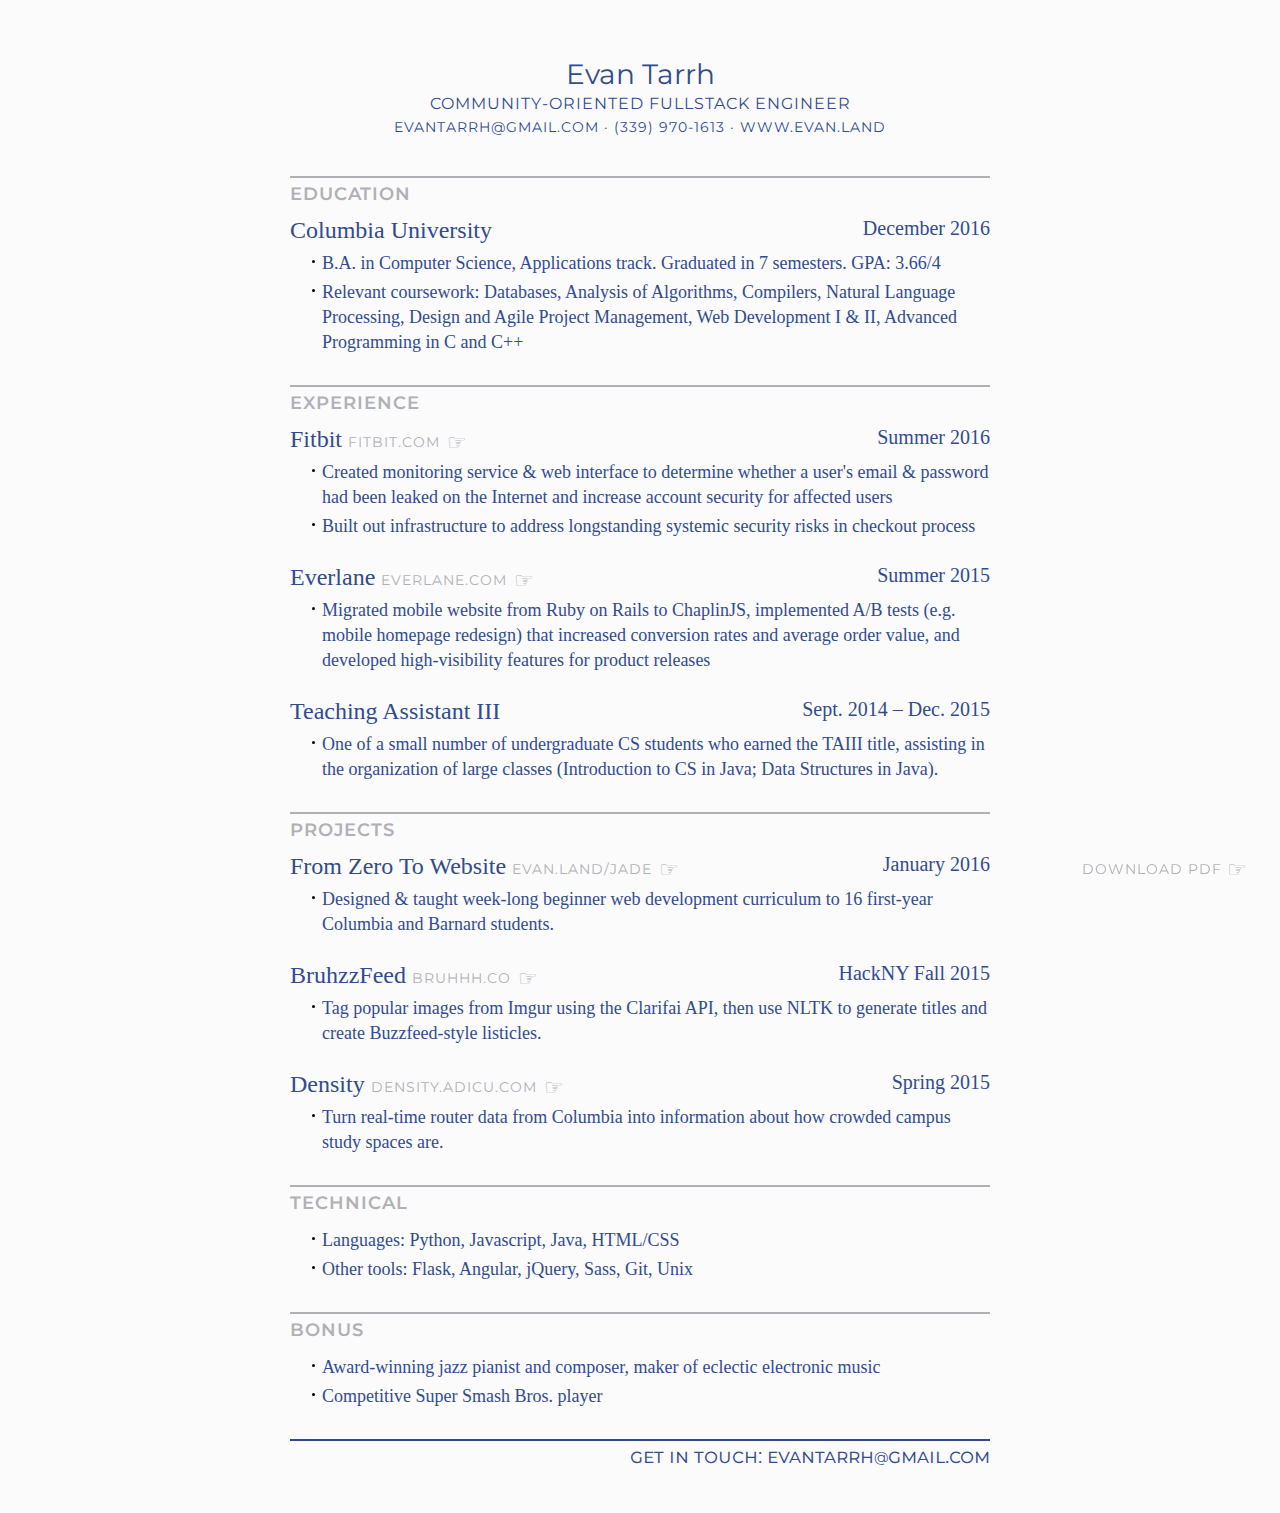
<file: index.html>
<!DOCTYPE html>

<head>
	<meta charset="utf-8">
  	<meta name="viewport" content="width=device-width, initial-scale=1.0">

	<title>Evan Tarrh</title>

	<link rel="shortcut icon" href="static/img/resumeicon.ico" />
	<link rel="icon" href="static/img/resumeicon.ico" />

	<link rel="stylesheet" href="static/css/resume.css">

	<link href='https://fonts.googleapis.com/css?family=Montserrat:400,700' rel='stylesheet' type='text/css'>
</head>

<body>
<div class="print-area">
	<div class="content">
		<div class="main-header">
			<h1><a target="_blank" href="//evantarrh.com">Evan <span class="kerning-1">T</span>arrh</a></h1>
			<div class="subheader">
				<h2>Community-oriented fullstack engineer</h2>
				<h3><a href="mailto:evantarrh@gmail.com">evantarrh@gmail.com</a> &middot; (339) 970-1613 &middot; <a href="/">www.evan.land</a></h3>
			</div>
		</div>
		<div class="separator print-off">
		</div>
		<div class="category">
			EDUC<span class="kerning-2">A</span>TION
		</div>
		<div class="item">
			<div class="item-header">
				<span class="item-name">Columbia University</span>
				<span class="item-time">December 2016</span>
			</div>
			<div class="item-list">
				<ul>
					<li class="item-info">B.A. in Computer Science, Applications track. Graduated in 7 semesters. GPA: 3.66/4</li>
					<li class="item-info">Relevant coursework: Databases, Analysis of Algorithms, Compilers, Natural Language Processing, Design and Agile Project Management, Web Development I & II, Advanced Programming in C and C++</li>
				</ul>
			</div>
		</div>

		<div class="separator">
		</div>

		<div class="category">
			EXPERIENCE
		</div>
		<div class="item">
			<div class="item-header">
					<span class="item-name">Fitbit <a target="_blank" href="//fitbit.com">FITBIT.COM</a></span>
					<span class="item-time">Summer 2016</span>
			</div>
			<div class="item-list">
					<ul>
						<li class="item-info">Created monitoring service & web interface to determine whether a user's email & password had been leaked on the Internet and increase account security for affected users</li>
						<li class="item-info">Built out infrastructure to address longstanding systemic security risks in checkout process</span></li>
					</ul>
			</div>
		</div>

		<div class="item">
			<div class="item-header">
					<span class="item-name">Everlane <a target="_blank" href="//everlane.com">EVERLANE.COM</a></span>
					<span class="item-time">Summer 2015</span>
			</div>
			<div class="item-list">
					<ul>
						<li class="item-info">Migrated mobile website from Ruby on Rails to ChaplinJS, implemented A/B tests (e.g. mobile homepage redesign) that increased conversion rates and average order value, and developed high-visibility features for product releases
					</ul>
			</div>
		</div>

		<div class="item">
			<div class="item-header">
					<span class="item-name">Teaching Assistant III</span>
					<span class="item-time">Sept. 2014 &ndash; Dec. 2015</span>
			</div>
			<div class="item-list">
					<ul>
						<li class="item-info">One of a small number of undergraduate CS students who earned the TAIII title, assisting in the organization of large classes (Introduction to CS in Java; Data Structures in Java).</li>
					</ul>
			</div>
		</div>

		<div class="separator">
		</div>

		<div class="category">
			PROJECTS
		</div>
		<div class="item">
			<div class="item-header">
					<span class="item-name">From Zero To Website <a target="_blank" href="http://evan.land/jade">EVAN.LAND/JADE</a></span>
					<span class="item-time">January 2016</span>
			</div>
			<div class="item-list">
					<ul>
						<li class="item-info">Designed & taught week-long beginner web development curriculum to 16 first-year Columbia and Barnard students.</li>
					</ul>
			</div>
		</div>
		<div class="item">
			<div class="item-header">
					<span class="item-name">BruhzzFeed <a target="_blank" href="http://bruhhh.co">BRUHHH.CO</a></span></span>
					<span class="item-time">HackNY Fall 2015</span>
			</div>
			<div class="item-list">
					<ul>
						<li class="item-info">Tag popular images from Imgur using the Clarifai API, then use NLTK to generate titles and create Buzzfeed-style listicles.</li>
					</ul>
			</div>
		</div>
		<div class="item">
			<div class="item-header">
					<span class="item-name">Density <a target="_blank" href="http://density.adicu.com">DENSITY.ADICU.COM</a></span>
					<span class="item-time">Spring 2015</span>
			</div>
			<div class="item-list">
					<ul>
						<li class="item-info">Turn real-time router data from Columbia into information about how crowded campus study spaces are.</li>
					</ul>
			</div>
		</div>

		<div class="separator">
		</div>

		<div class="category">
			TECHNICAL
		</div>
		<div class="item">
			<div class="item-list">
					<ul>
						<li class="item-info">Languages: Python, Javascript, Java, HTML/CSS</li>
						<li class="item-info">Other tools: Flask, Angular, jQuery, Sass, Git, Unix</li>
					</ul>
			</div>
		</div>

		<div class="separator">
		</div>

		<div class="category">
			<span class="bonus">BONUS</span>
		</div>
		<div class="item">
			<div class="item-list">
					<ul>
						<li class="item-info easter-egg-1 dont-print">Unhealthy obsession with <span class="easter-egg-2">easter eggs ¯\_(ツ)_/¯</span></li>
						<li class="item-info">Award-winning jazz pianist and composer, maker of eclectic electronic music</li>
						<li class="item-info">Competitive Super Smash Bros. player</li>
					</ul>
			</div>
		</div>

		<div class="foot right-text dont-print">
			get in touch: <a href="mailto:evantarrh@gmail.com?subject=You%20seem%20smart!">evantarrh<span class="at">@</span>gmail.com</a>
		</div>

		<a target="_blank" href="/resume.pdf" class="download-pdf dont-print">
			DOWNLOAD PDF
		</a>

		<div class="mobile-alert dont-print">You should view this on desktop instead! In the meantime, <a target="_blank" href="/resume.pdf">download the PDF.</a><span class="point">&#9758;</span></div>
	</div>
</div>
	<script>
	  (function(i,s,o,g,r,a,m){i['GoogleAnalyticsObject']=r;i[r]=i[r]||function(){
	  (i[r].q=i[r].q||[]).push(arguments)},i[r].l=1*new Date();a=s.createElement(o),
	  m=s.getElementsByTagName(o)[0];a.async=1;a.src=g;m.parentNode.insertBefore(a,m)
	  })(window,document,'script','//www.google-analytics.com/analytics.js','ga');

	  ga('create', 'UA-50221324-2', 'auto');
	  ga('send', 'pageview');
	</script>
<script src="https://ajax.googleapis.com/ajax/libs/jquery/2.1.3/jquery.min.js"></script>
<script src="static/js/lib/jquery.easing.1.3.js"></script>
<script src="static/js/lib/replace.js"></script>
<script src="static/js/jokes.js"></script>
</body>

</html>
</file>
<file: static/css/resume.css>
html, body {
	-webkit-print-color-adjust:exact;
	background-color: #fbfbfc;
	font-family: Baskerville;
	font-size: 18px;
	color: #314B8F;
	text-rendering: optimizeLegibility;
	margin: 0;
}

a {
	text-decoration: none;
	color: #314B8F;
}

p {
	margin: 0;
}

.content {
   position: relative;
   max-width: 700px;
   margin: 0 auto;
}

h1, h2 {
	font-weight: normal;
	margin: 0;
}

h1 {
	font-family: Montserrat;
	font-size: 28px;
	line-height: 40px;
	padding-top: 1rem;
}

h2 {
	font-family: Montserrat;
	font-size: 16px;
	letter-spacing: 1px;
	text-transform: uppercase;
}

h3 {
	color: #314B8F;
	font-family: Montserrat;
	font-size: 14px;
	font-weight: 400;
	letter-spacing: 1px;
	text-transform: uppercase;
	margin-top: 5px;
	margin-bottom: 0;
}

.mobile-alert {
	display: none;
}

#sub {
	height: 29px;
}

.kerning-1 {
	letter-spacing: -1px;
}

.kerning-2 {
	letter-spacing: -1px;
}

.main-header {
	width: 100%;
	display: inline-block;
	text-align: center;
	margin-bottom: 25px;
}

.right-text {
	text-align: right;
}

.separator, .foot {
	width: 100%;
	height: 0;
	margin-top: 15px;
}

.separator {
	border-bottom: 2px solid #b0b0b5;
}

.foot {
	border-bottom: 2px solid #314B8F;
	font-variant: small-caps;
	font-family: Montserrat;
	font-size: 20px;
	line-height: 35px;
}

.category {
	text-align: left;
	width: 100%;
	font-family: Montserrat;
	font-weight: 600;
	color: #b0b0b5;
	margin-top: 5px;
	margin-bottom: 2px;
	font-size: 18px;
	letter-spacing: 1px;
}

.item {
	position: relative;
	width: 100%;
	padding-bottom: 8px;
	padding-top: 5px;
}

.item-header {
	position: relative;
	display: table;
	width: 100%;
	padding-top: 5px;
}

.item-name {
	display: inline-block;
	font-size: 24px;
	vertical-align: baseline;
	text-align: left;
	width: 60%;
}

.item-name > a, .download-pdf {
	color: #b0b0b5;
	font-size: 14px;
	font-family: Montserrat;
	font-weight: 400;
	vertical-align: baseline;
	letter-spacing: 1px;
}

.item-time {
	display: inline-block;
	font-size: 20px;
	vertical-align: baseline;
	float: right;
}

.item-list {
	text-align: left;
}

.item-list > ul {
	list-style-type: none;
	margin: 5px 0;
	padding-left: 32px;
}

.item-info {
	line-height: 25px;
	padding: 2px 0;
	position: relative;
}

.item-info:before {
	content: '';
	background-color: #000;
	border-radius: 3px;
	height: 3px;
	left: -10px;
	position: absolute;
	top: 11px; /* trust me :') */
	width: 3px;
}

.download-pdf {
	position: fixed;
	bottom: 20px;
	right: 32px;
	cursor: pointer;
	line-height: 22px;
}

.download-pdf .point {
	top: -7px;
}

.at {
	font-size: 14px;
	vertical-align: middle;
}

.point {
	position: absolute;
	top: 10px;
	margin-left: 5px;
	font-size: 22px;
}

.inline-link {
	color: #999;
	text-decoration: none;
}

.inline-link:hover {
	box-shadow: 0 2px #b0b0b5;
	padding-bottom: 2px;
}

.inline-link:hover::after{
	content: "\261E";
	margin-left: 5px;
	line-height: 0;
	position: relative;
	top: 4px;
	color: #999;
	font-size: 22px;
}

.point-inline {
	position: relative;
	top: 4px;
	color: #999;
	font-size: 22px;
}

.bonus, .easter-egg-2 {
	cursor: pointer;
}

.easter-egg-1 {
	display: none;
	opacity: 0;
	height: 0;
	padding: 0;
}

.print-only {
	display: none;
}

@media screen {
   .print-area {
	 		margin-top: 2rem;
	 		margin-bottom: 4rem;
   }
   .item-name > a::after {
   		content: " \261E";
   		position: relative;
			top: 3px;
			font-size: 22px;
   }
   .download-pdf::after {
   		content: " \261E";
   		position: relative;
			top: 3px;
			font-size: 22px;
   }
   .download-pdf:hover {
   		box-shadow: 0 2px #b0b0b5;
   }
   .item-name > a:hover {
   		box-shadow: 0 2px #b0b0b5;
   		padding-bottom: 2px;
   }
   .foot > a:hover {
   		box-shadow: 0 2px #314B8F;
   		padding-bottom: 2px;
   }
}

@media print {
	html, body {
		-webkit-print-color-adjust:exact;
		print-color-adjust: exact;
		color: #000;
		font-size: 12pt;
		line-height: 21px;
		margin: 0;
	}
	.print-area {
	   width: 850px;
	   height: 1100px;
	   position: relative;
	   background-color: white;
	}
	.content {
		max-width: 100%;
	}
	a {
		color: #000;
	}
	h1 {
		padding-top: 0;
		font-size: 26px;
	}
	h1 > a, h2 {
		color: #314B8F;
	}
	.main-header {
		margin-bottom: 25px;
	}
	h3 a {
		color: #314B8F;
	}
	.kerning-1 {
		letter-spacing: -2px;
	}
	.content {
		padding: 40px 95px;
	}
	.item-name > a, .category {
		color: #aaa;
		line-height: 21px;
	}
	.item {
		padding: 0;
	}
	.foot {
		border-bottom: 2px solid #314B8F;
	}
	.foot > a {
		color: #314B8F;
	}
	.category {
		font-size: 16px;
		color: #aaa;
		margin-bottom: 5px;
	}
	.separator {
		margin: 15px 0 0 0;
		border-bottom: 2px solid #aaa;
	}
	.item-name {
		font-size: 18px;
		line-height: 18px;
	}
	.item-name > a {
		line-height: 20px;
		font-size: 12px;
		padding-left: 4px;
	}

	.item-info {
		font-size: 14px;
		line-height: 20px;
		max-width: 600px;
	}
	.item-time {
		font-size: 16px;
	}
	.item-header {
		padding-bottom: 0;
	}
	.print-off {
		margin: 0;
	}
	.dont-print {
		display:none;
	}
	.inline-link {
		color: #000;
	}
	.print-only {
		display: inline;
	}

}

@media screen and (max-width: 600px) {
  .mobile-alert {
    display: block;
    position: fixed;
    top: 0;
    font-family: Montserrat;
    color: #fff;
    background-color: #314B8F;
    font-size: 14px;
    line-height: 20px;
    padding: 10px 5%;
    width: 90%;
    z-index: 5;
    text-align: center;
  }

	.mobile-alert a {
		color: #fff;
		text-decoration: underline;
	}

	.mobile-alert .point {
		color: #fff;
		position: static;
		line-height: 15px;
		display: inline-block;
		transform: translateY(25%);
	}

	.main-header {
		margin-top: 40px;
	}
}
</file>
